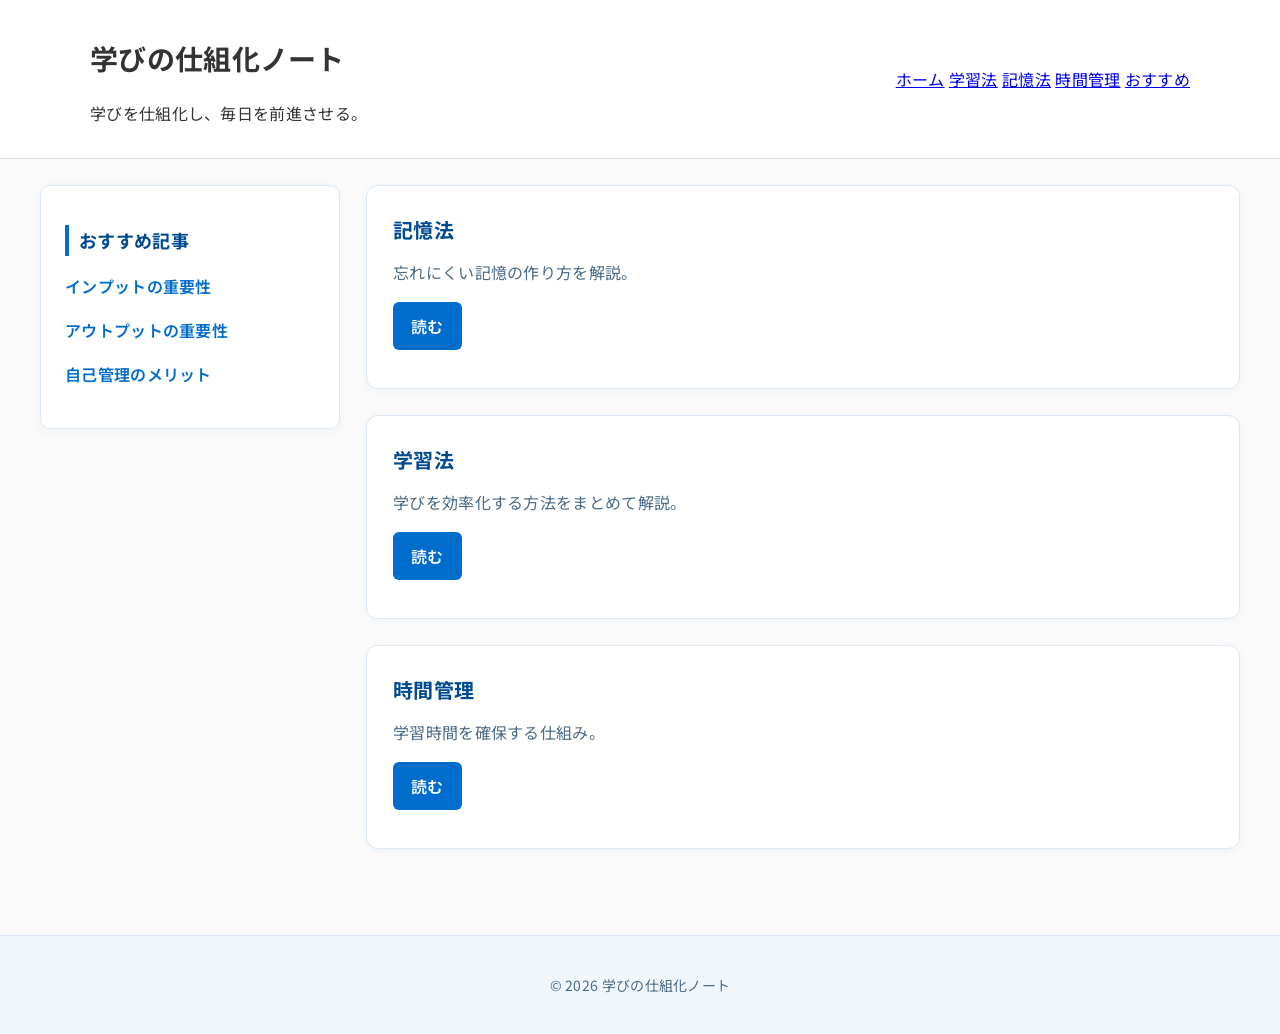
<file: index.html>
<!DOCTYPE html>
<html lang="ja">
<head>
  <meta charset="UTF-8">
  <title>学びの仕組化ノート</title>
  <link rel="stylesheet" href="style.css">
  <link href="https://fonts.googleapis.com/css2?family=Noto+Sans+JP:wght@400;700&display=swap" rel="stylesheet">
</head>

<body>

<header class="site-header">
  <div class="header-inner">
    <div class="logo-area">
      <h1>学びの仕組化ノート</h1>
      <p>学びを仕組化し、毎日を前進させる。</p>
    </div>

    <nav class="nav">
      <a href="index.html">ホーム</a>
      <a href="learning.html">学習法</a>
      <a href="memory.html">記憶法</a>
      <a href="time.html">時間管理</a>
      <a href="input.html">おすすめ</a>
    </nav>
  </div>
</header>

<main class="layout">

  <!-- サイドバー -->
  <aside class="sidebar">
    <h2>おすすめ記事</h2>
    <ul>
      <li><a href="input.html">インプットの重要性</a></li>
      <li><a href="output.html">アウトプットの重要性</a></li>
      <li><a href="selfmanagement.html">自己管理のメリット</a></li>
    </ul>
  </aside>

  <!-- カード一覧 -->
  <section class="cards">

    <div class="card">
      <h2>記憶法</h2>
      <p>忘れにくい記憶の作り方を解説。</p>
      <a href="memory.html">読む</a>
    </div>

    <div class="card">
      <h2>学習法</h2>
      <p>学びを効率化する方法をまとめて解説。</p>
      <a href="learning.html">読む</a>
    </div>

    <div class="card">
      <h2>時間管理</h2>
      <p>学習時間を確保する仕組み。</p>
      <a href="time.html">読む</a>
    </div>

  </section>

</main>

<footer class="footer">
  <p>© 2026 学びの仕組化ノート</p>
</footer>

</body>
</html>
</file>
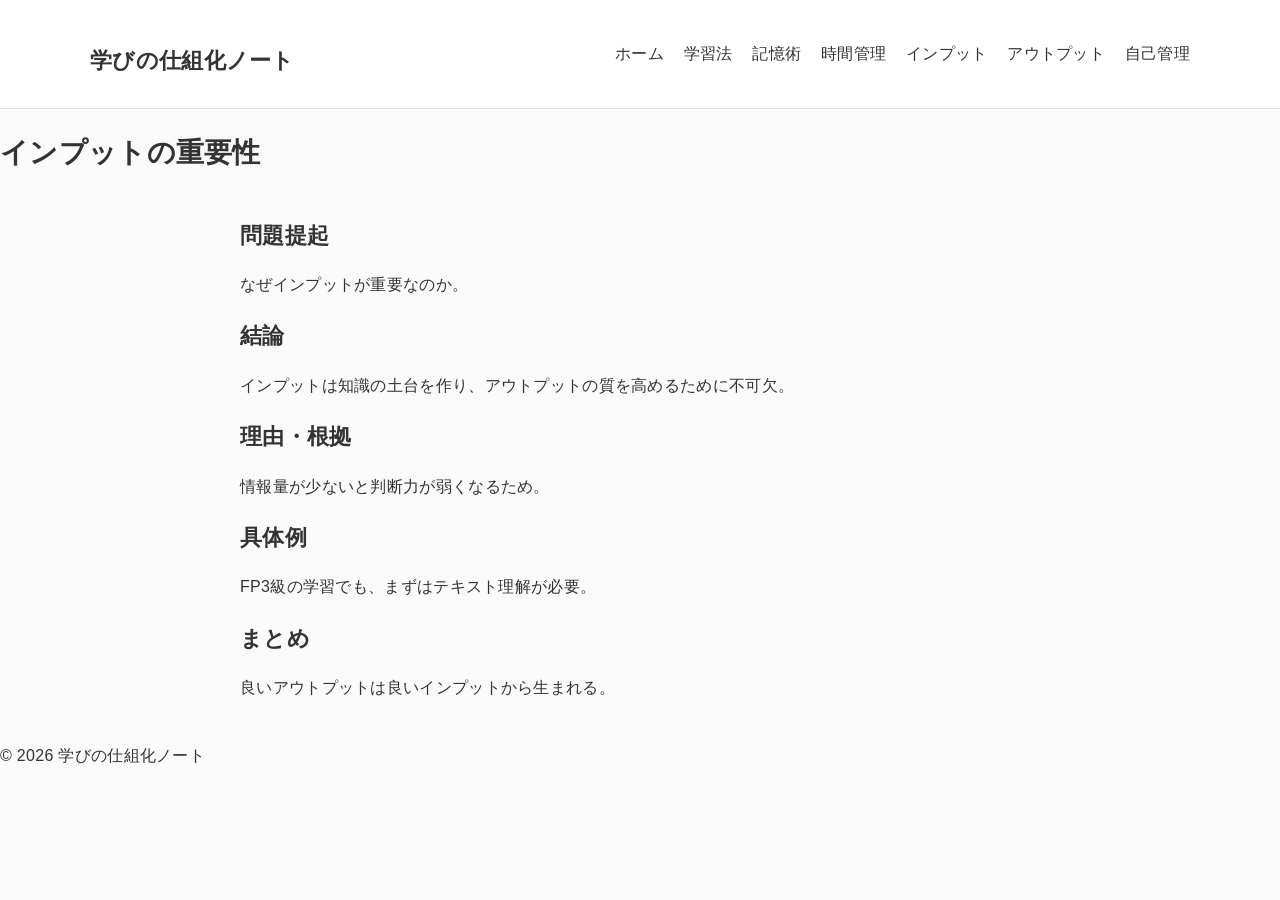
<file: input.html>
<!DOCTYPE html>
<html lang="ja">
<head>
  <meta charset="UTF-8">
  <title>インプットの重要性</title>
  <link rel="stylesheet" href="style.css">
</head>
  
<body>
  
<header class="site-header">
  <div class="header-inner">
    <h1 class="site-title"><a href="index.html">学びの仕組化ノート</a></h1>
    <nav class="nav-menu">
      <a href="index.html">ホーム</a>
      <a href="learning.html">学習法</a>
      <a href="memory.html">記憶術</a>
      <a href="time.html">時間管理</a>
      <a href="input.html">インプット</a>
      <a href="output.html">アウトプット</a>
      <a href="selfmanagement.html">自己管理</a>
    </nav>
  </div>
</header>
<header>
  <h1>インプットの重要性</h1>
</header>

<main style="max-width: 800px; margin: 40px auto; padding: 0 20px;">
  <h2>問題提起</h2>
  <p>なぜインプットが重要なのか。</p>

  <h2>結論</h2>
  <p>インプットは知識の土台を作り、アウトプットの質を高めるために不可欠。</p>

  <h2>理由・根拠</h2>
  <p>情報量が少ないと判断力が弱くなるため。</p>

  <h2>具体例</h2>
  <p>FP3級の学習でも、まずはテキスト理解が必要。</p>

  <h2>まとめ</h2>
  <p>良いアウトプットは良いインプットから生まれる。</p>
</main>

<footer>
  <p>© 2026 学びの仕組化ノート</p>
</footer>

</body>
</html>
</file>
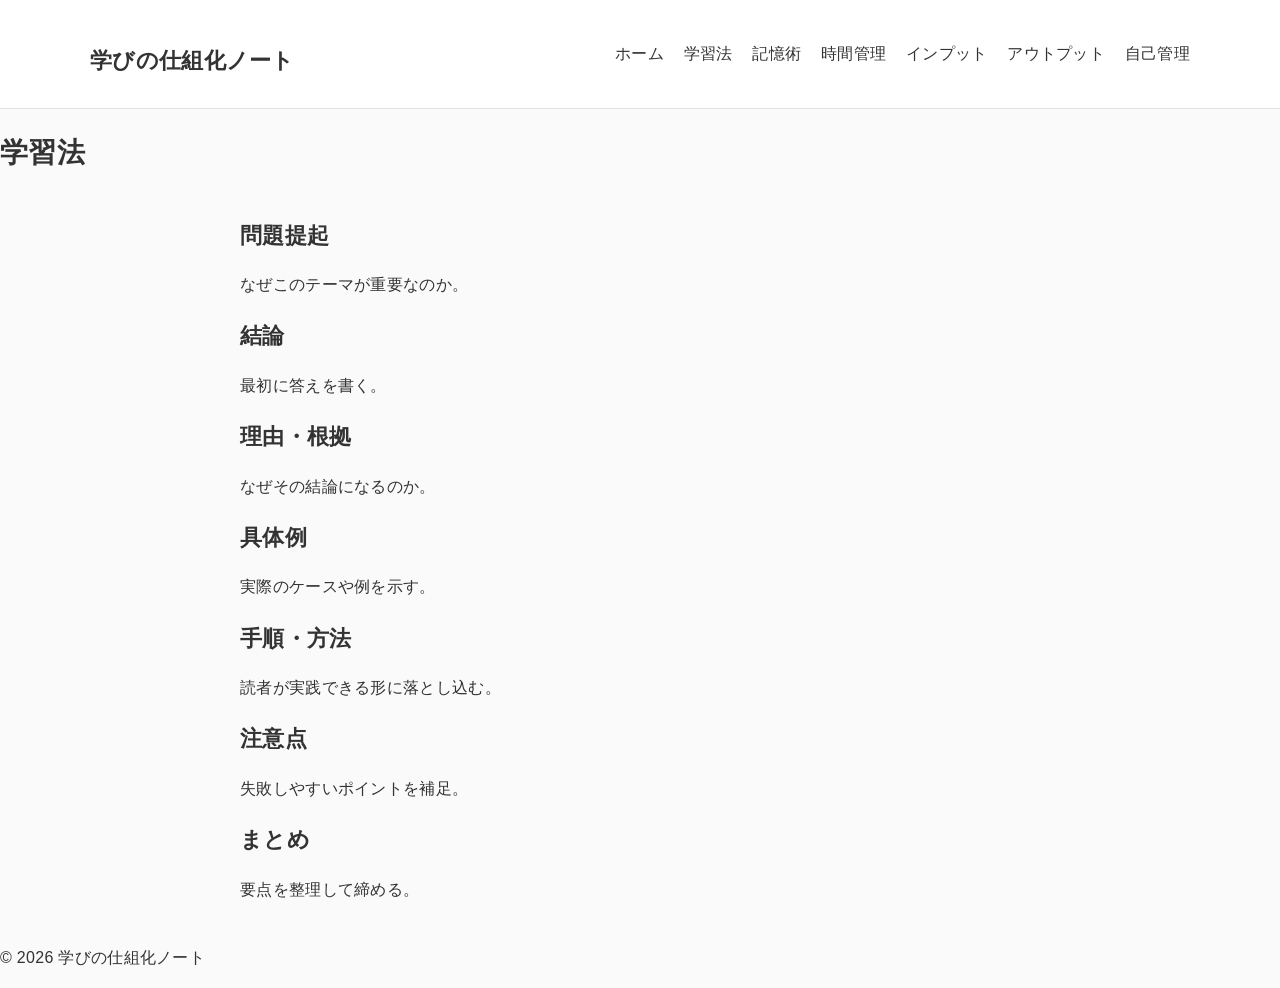
<file: learning.html>
<!DOCTYPE html>
<html lang="ja">
<head>
  <meta charset="UTF-8">
  <title>学習法</title>
  <link rel="stylesheet" href="style.css">
</head>

<body>
  
<header class="site-header">
  <div class="header-inner">
    <h1 class="site-title"><a href="index.html">学びの仕組化ノート</a></h1>
    <nav class="nav-menu">
      <a href="index.html">ホーム</a>
      <a href="learning.html">学習法</a>
      <a href="memory.html">記憶術</a>
      <a href="time.html">時間管理</a>
      <a href="input.html">インプット</a>
      <a href="output.html">アウトプット</a>
      <a href="selfmanagement.html">自己管理</a>
    </nav>
  </div>
</header>
  
<header>
  <h1>学習法</h1>
</header>

<main style="max-width: 800px; margin: 40px auto; padding: 0 20px;">
  <h2>問題提起</h2>
  <p>なぜこのテーマが重要なのか。</p>

  <h2>結論</h2>
  <p>最初に答えを書く。</p>

  <h2>理由・根拠</h2>
  <p>なぜその結論になるのか。</p>

  <h2>具体例</h2>
  <p>実際のケースや例を示す。</p>

  <h2>手順・方法</h2>
  <p>読者が実践できる形に落とし込む。</p>

  <h2>注意点</h2>
  <p>失敗しやすいポイントを補足。</p>

  <h2>まとめ</h2>
  <p>要点を整理して締める。</p>
</main>

<footer>
  <p>© 2026 学びの仕組化ノート</p>
</footer>

</body>
</html>
</file>
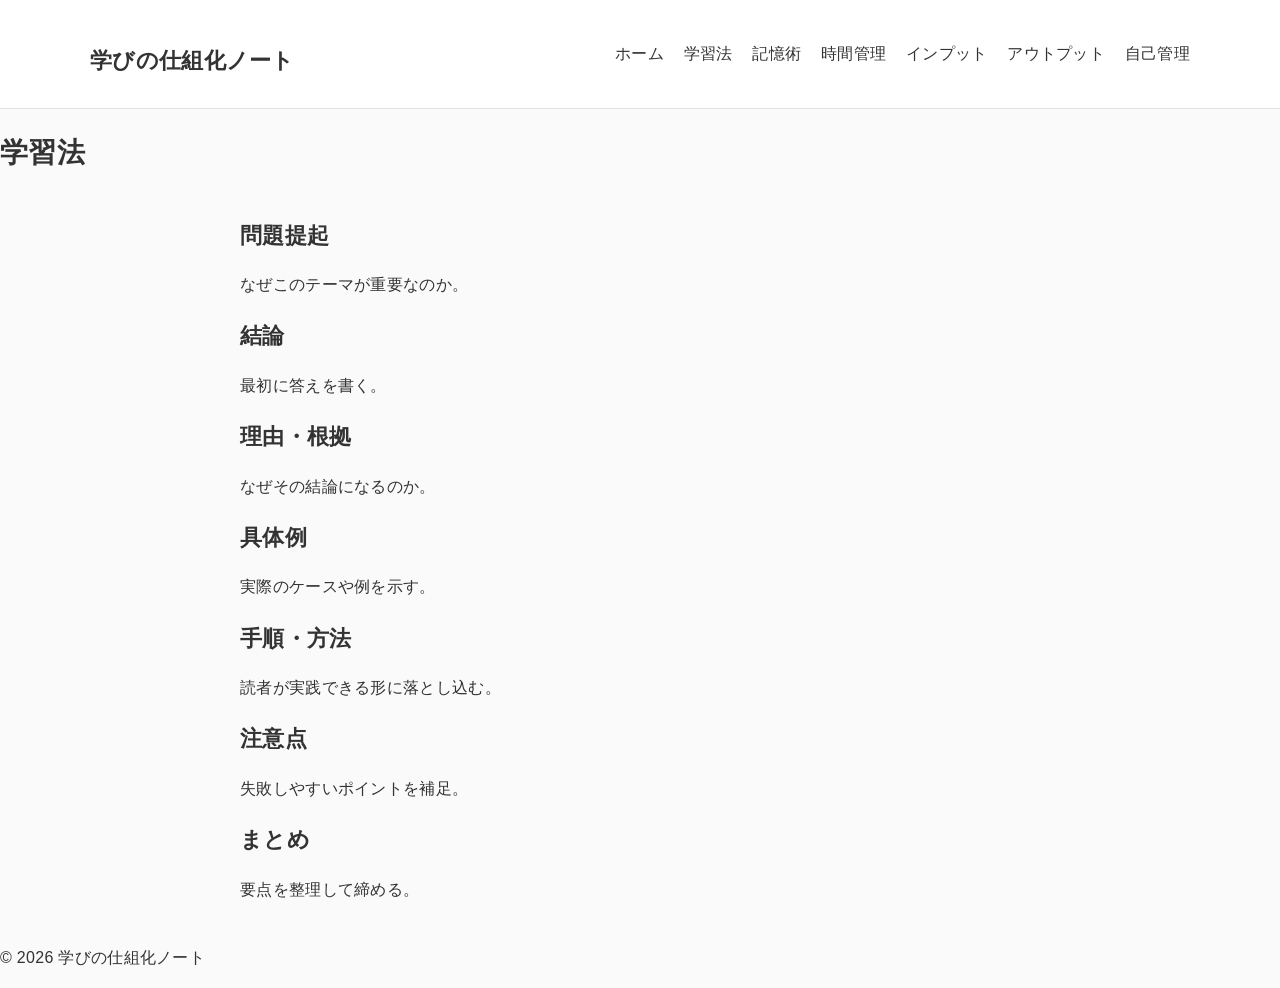
<file: memory.html>
<!DOCTYPE html>
<html lang="ja">
<head>
  <meta charset="UTF-8">
  <title>学習法</title>
  <link rel="stylesheet" href="style.css">
</head>

<body>

  <header class="site-header">
  <div class="header-inner">
    <h1 class="site-title"><a href="index.html">学びの仕組化ノート</a></h1>
    <nav class="nav-menu">
      <a href="index.html">ホーム</a>
      <a href="learning.html">学習法</a>
      <a href="memory.html">記憶術</a>
      <a href="time.html">時間管理</a>
      <a href="input.html">インプット</a>
      <a href="output.html">アウトプット</a>
      <a href="selfmanagement.html">自己管理</a>
    </nav>
  </div>
</header>
  
<header>
  <h1>学習法</h1>
</header>

<main style="max-width: 800px; margin: 40px auto; padding: 0 20px;">
  <h2>問題提起</h2>
  <p>なぜこのテーマが重要なのか。</p>

  <h2>結論</h2>
  <p>最初に答えを書く。</p>

  <h2>理由・根拠</h2>
  <p>なぜその結論になるのか。</p>

  <h2>具体例</h2>
  <p>実際のケースや例を示す。</p>

  <h2>手順・方法</h2>
  <p>読者が実践できる形に落とし込む。</p>

  <h2>注意点</h2>
  <p>失敗しやすいポイントを補足。</p>

  <h2>まとめ</h2>
  <p>要点を整理して締める。</p>
</main>

<footer>
  <p>© 2026 学びの仕組化ノート</p>
</footer>

</body>
</html>
</file>
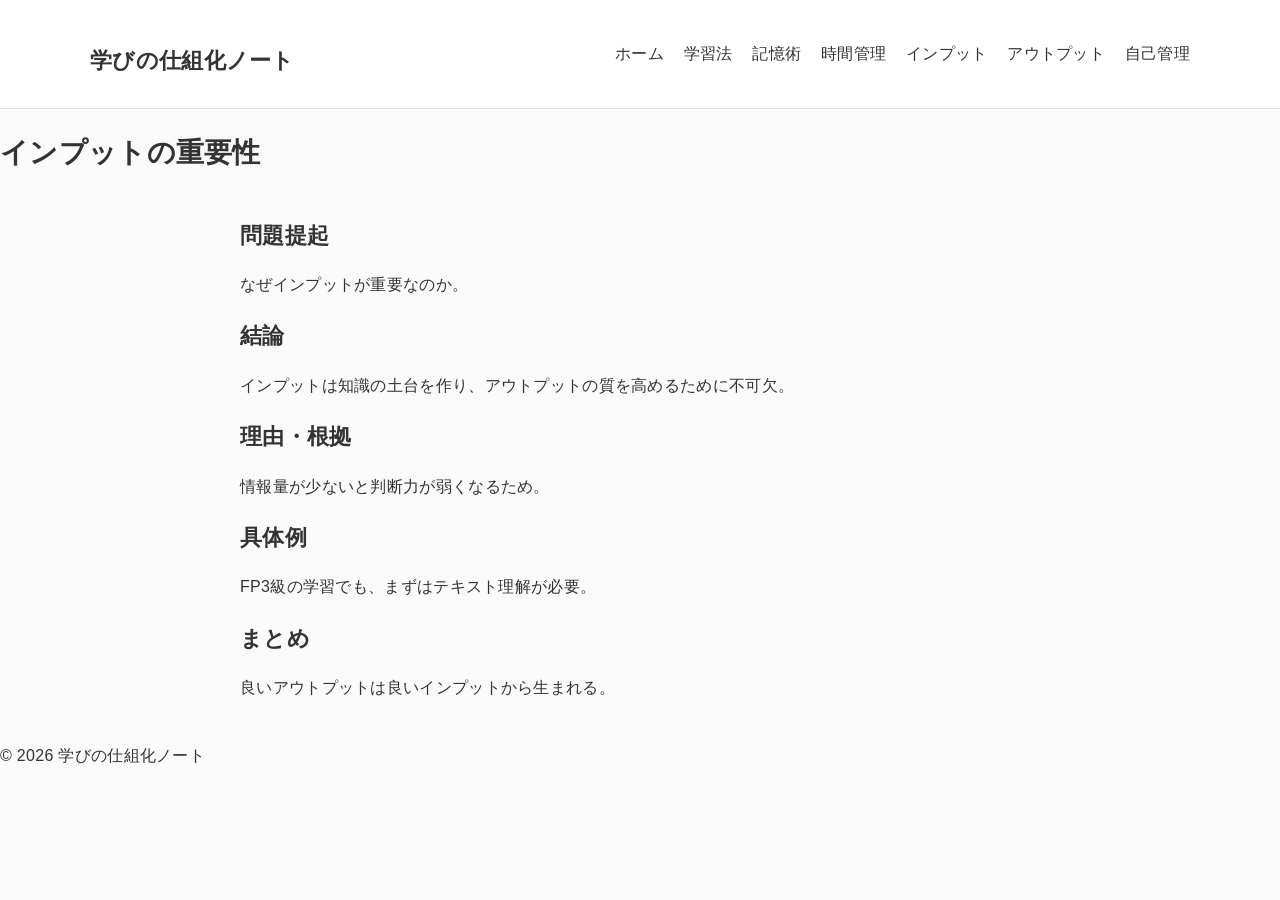
<file: output.html>
<!DOCTYPE html>
<html lang="ja">
<head>
  <meta charset="UTF-8">
  <title>インプットの重要性</title>
  <link rel="stylesheet" href="style.css">
</head>

<body>
  
<header class="site-header">
  <div class="header-inner">
    <h1 class="site-title"><a href="index.html">学びの仕組化ノート</a></h1>
    <nav class="nav-menu">
      <a href="index.html">ホーム</a>
      <a href="learning.html">学習法</a>
      <a href="memory.html">記憶術</a>
      <a href="time.html">時間管理</a>
      <a href="input.html">インプット</a>
      <a href="output.html">アウトプット</a>
      <a href="selfmanagement.html">自己管理</a>
    </nav>
  </div>
</header>
  
<header>
  <h1>インプットの重要性</h1>
</header>

<main style="max-width: 800px; margin: 40px auto; padding: 0 20px;">
  <h2>問題提起</h2>
  <p>なぜインプットが重要なのか。</p>

  <h2>結論</h2>
  <p>インプットは知識の土台を作り、アウトプットの質を高めるために不可欠。</p>

  <h2>理由・根拠</h2>
  <p>情報量が少ないと判断力が弱くなるため。</p>

  <h2>具体例</h2>
  <p>FP3級の学習でも、まずはテキスト理解が必要。</p>

  <h2>まとめ</h2>
  <p>良いアウトプットは良いインプットから生まれる。</p>
</main>

<footer>
  <p>© 2026 学びの仕組化ノート</p>
</footer>

</body>
</html>
</file>
<file: style.css>
/* =========================
   全体設定（フォント最適化）
   ========================= */
body {
  font-family: 'Noto Sans JP', sans-serif;
  margin: 0;
  padding: 0;
  background: #fafafa;
  color: #333;
  line-height: 1.75;
  letter-spacing: 0.3px;
  font-size: 16px;
}

/* 見出し階層 */
h1 { font-size: 28px; font-weight: 700; margin-bottom: 10px; }
h2 { font-size: 22px; font-weight: 700; margin-bottom: 8px; }
h3 { font-size: 18px; font-weight: 600; margin-bottom: 6px; }

/* =========================
   ヘッダー（ブルー系強化版）
   ========================= */
/* ヘッダー全体 */
.site-header {
  background-color: #ffffff;
  border-bottom: 1px solid #e0e0e0;
  padding: 15px 20px;
  position: sticky;
  top: 0;
  z-index: 1000;
}

/* 内側の横並びレイアウト */
.header-inner {
  display: flex;
  justify-content: space-between;
  align-items: center;
  max-width: 1100px;
  margin: 0 auto;
}

/* タイトル */
.site-title a {
  text-decoration: none;
  color: #333;
  font-size: 22px;
  font-weight: bold;
}

/* ナビゲーション */
.nav-menu a {
  margin-left: 15px;
  text-decoration: none;
  color: #333;
  font-size: 16px;
}

.nav-menu a:hover {
  color: #0078ff;
}

.nav a::after {
  content: "";
  position: absolute;
  left: 0;
  bottom: 0;
  width: 0%;
  height: 2px;
  background: #006dcc;
  transition: width 0.25s ease;
}

.nav a:hover {
  color: #004a99;
}

.nav a:hover::after {
  width: 100%;
}

/* =========================
   レイアウト（サイドバー + カード）
   ========================= */
.layout {
  display: flex;
  gap: 26px;
  padding: 26px;
  max-width: 1200px;
  margin: auto;
}

/* =========================
   サイドバー（ブルー系強化版）
   ========================= */
.sidebar {
  width: 250px;
  background: #ffffff;
  padding: 24px;
  border: 1px solid #dce9f5;
  border-radius: 10px;
  height: fit-content;
  position: sticky;
  top: 24px;
  box-shadow: 0 2px 8px rgba(0, 80, 160, 0.06);
}

.sidebar h2 {
  font-size: 18px;
  margin-bottom: 16px;
  color: #004a8f;
  font-weight: 700;
  border-left: 4px solid #006dcc;
  padding-left: 10px;
}

.sidebar ul {
  list-style: none;
  padding-left: 0;
  margin: 0;
}

.sidebar li {
  margin-bottom: 16px;
}

.sidebar a {
  color: #006dcc;
  text-decoration: none;
  font-weight: 600;
  transition: color 0.2s ease, padding-left 0.2s ease;
}

.sidebar a:hover {
  color: #004a99;
  padding-left: 4px;
}

/* =========================
   カード一覧（最終調整版）
   ========================= */
.cards {
  flex: 1;
  display: flex;
  flex-direction: column;
  gap: 26px;
}

.card {
  background: #ffffff;
  padding: 26px;
  border-radius: 12px;
  border: 1px solid #dce9f5;
  box-shadow: 0 2px 6px rgba(0, 80, 160, 0.05);
  transition: transform 0.25s ease, box-shadow 0.25s ease;
  min-height: 150px;
}

.card:hover {
  transform: translateY(-6px);
  box-shadow: 0 6px 16px rgba(0, 80, 160, 0.12);
}

.card h2 {
  margin-top: 0;
  margin-bottom: 12px;
  color: #004a8f;
  font-size: 20px;
  font-weight: 700;
}

.card p {
  margin: 0 0 16px;
  color: #4a6a85;
  line-height: 1.7;
}

.card a {
  display: inline-block;
  padding: 10px 18px;
  background: #006dcc;
  color: #ffffff;
  border-radius: 6px;
  font-weight: 600;
  text-decoration: none;
  transition: background 0.2s ease, transform 0.2s ease;
}

.card a:hover {
  background: #004a99;
  transform: translateY(-2px);
}

/* =========================
   フッター（強化版）
   ========================= */
.footer {
  background: #f0f6fc;
  border-top: 1px solid #dce9f5;
  padding: 32px 20px;
  margin-top: 60px;
  text-align: center;
  color: #4a6a85;
  font-size: 14px;
  line-height: 1.6;
}

.footer p {
  margin: 6px 0;
}

.footer .footer-links a {
  margin: 0 10px;
  color: #006dcc;
  text-decoration: none;
  font-weight: 600;
  transition: color 0.2s ease;
}

.footer .footer-links a:hover {
  color: #004a99;
}

/* =========================
   スマホ最適化（強化版）
   ========================= */
@media (max-width: 800px) {

  body {
    font-size: 15px;
    line-height: 1.7;
  }

  .header-inner {
    flex-direction: column;
    align-items: flex-start;
    gap: 10px;
  }

  .nav {
    display: flex;
    flex-wrap: wrap;
    gap: 12px;
  }

  .nav a {
    margin: 0;
    font-size: 14px;
    padding-bottom: 2px;
  }

  .layout {
    flex-direction: column;
    padding: 20px;
  }

  .sidebar {
    width: 100%;
    position: static;
    margin-bottom: 20px;
  }

  .card {
    min-height: auto;
    padding: 22px;
  }

  .card h2 {
    font-size: 18px;
  }

  .card a {
    padding: 8px 14px;
    font-size: 14px;
  }

  .footer {
    padding: 26px 16px;
    font-size: 13px;
  }
}
</file>
